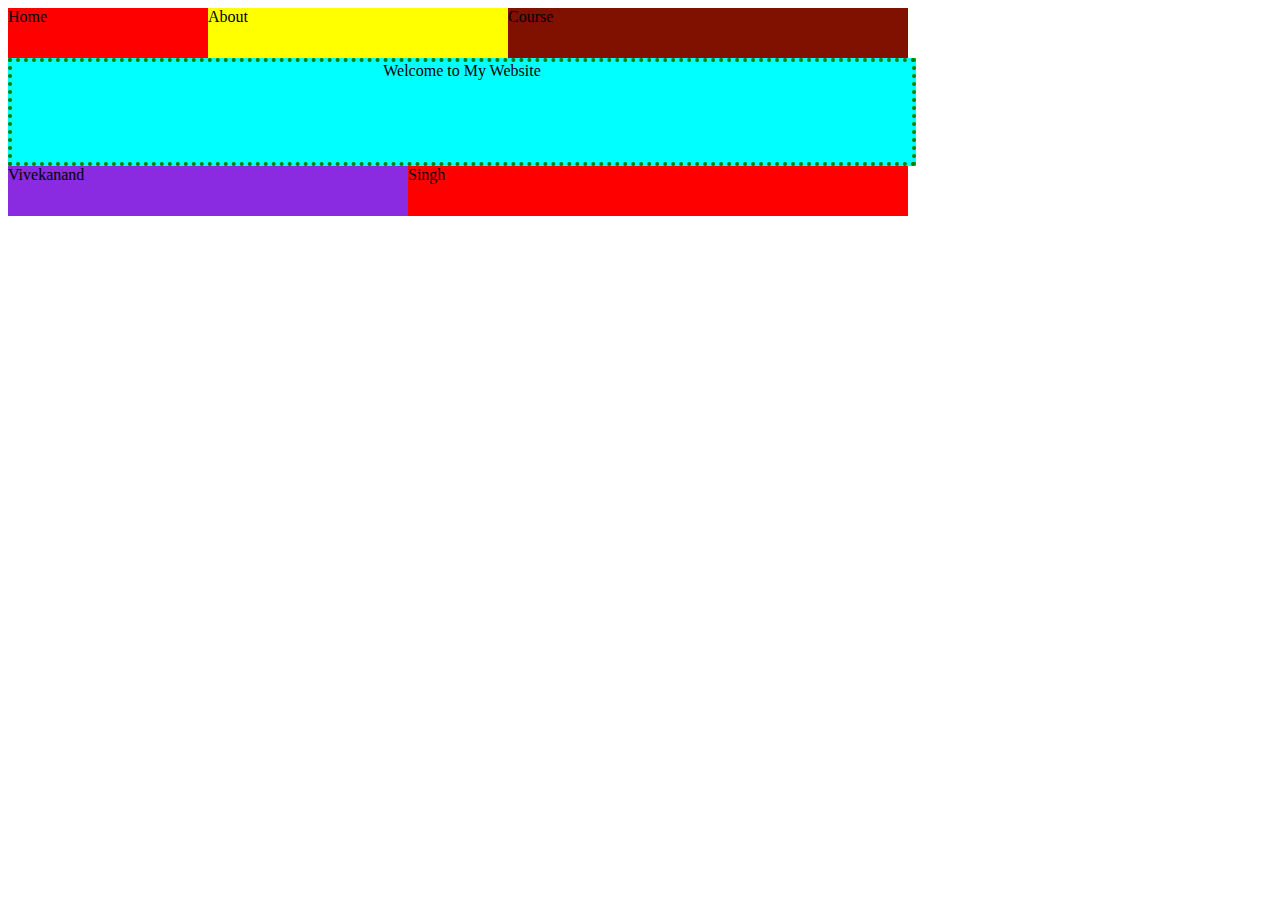
<file: index.html>
<!DOCTYPE html>
<html lang="en">

<head>
    <meta charset="UTF-8">
    <meta name="viewport" content="width=device-width, initial-scale=1.0">
    <title>Document</title>
    <link rel="stylesheet" href="style.css">
</head>

<body>
    <div class="main">
        <div class="row1">
            <div class="row1col1">Home</div>
            <div class="row1col2">About</div>
            <div class="row1col3">Course</div>
        </div>

        <div class="row2">
            Welcome to My Website
        </div>

        <div class="row3">
            <div class="row3col1">Vivekanand</div>
            <div class="row3col2">Singh</div>
        </div>
    </div>

</body>

</html>
</file>
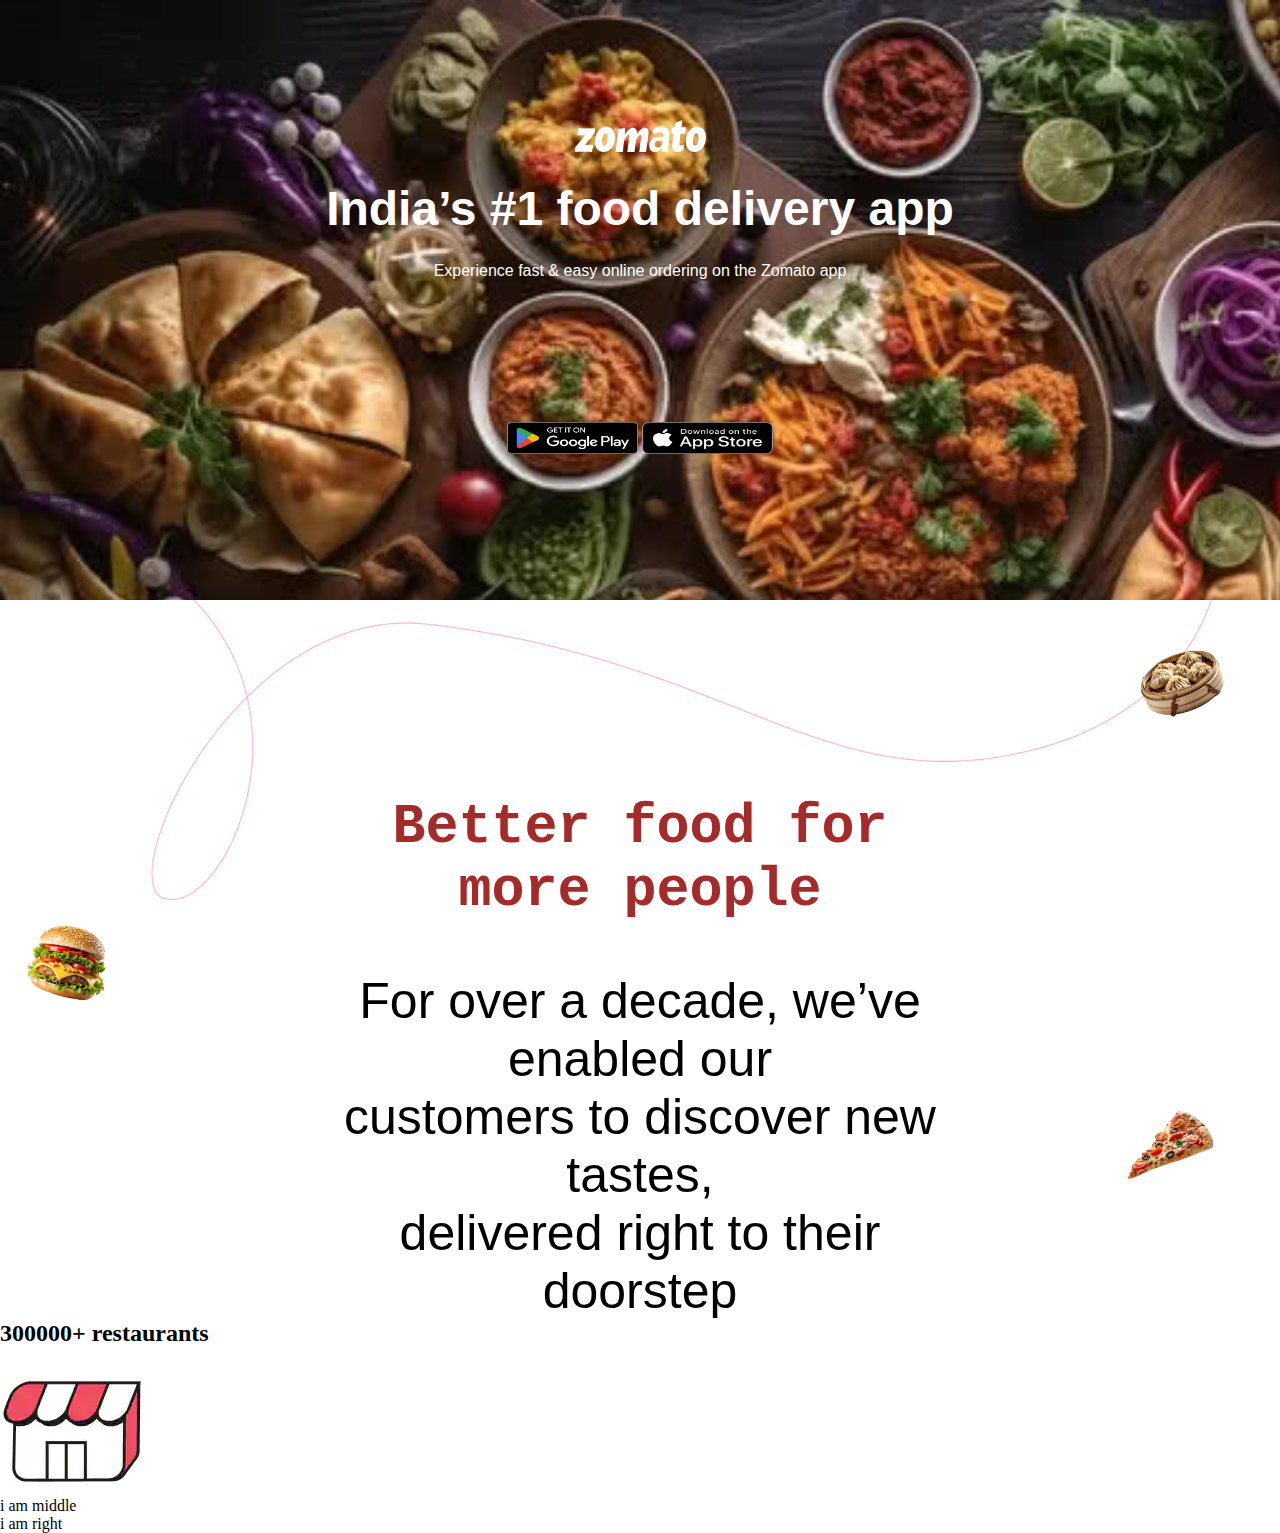
<file: ZOMATO-CLONE/index.html>
<!DOCTYPE html>
<html lang="en">

<head>
    <meta charset="UTF-8">
    <meta name="viewport" content="width=device-width, initial-scale=1.0">
    <title>ZOMATO</title>
    <link rel="stylesheet" href="style.css">
</head>

<body>
    <header>
        <nav>

        </nav>
    </header>
    <main>
        <section>
            <div class="main" align="center">
                <div class="hero">
                    <img src="/ZOMATO-CLONE/images/zomato-logo.avif" alt="zomato-logo">
                    <div class="hero-text">
                        <h1>India’s #1 food delivery app</h1>
                        <p>Experience fast & easy online ordering on the Zomato app</p>
                    </div>
                    <div class="install-icons">
                        <img src="/ZOMATO-CLONE/images/get it on google play.avif" alt="play-store-download">
                        <img src="/ZOMATO-CLONE/images/download-on-the-app-store.avif" alt="app-store-download">
                    </div>
                </div>
            </div>

            <div class="promotional-main">
                <div class="promotional-left">
                    <img src="/ZOMATO-CLONE/images/burger.avif">
                </div>
                <div class="promotional-middle" align="center">
                    <h2>Better food for<br>more people</h2>
                    <p>For over a decade, we’ve enabled our<br>customers to discover new tastes,<br>delivered right to
                        their doorstep</p>
                </div>
                <div class="promotional-right">
                    <img src="/ZOMATO-CLONE/images/momos.avif" alt="momos" id="momos">
                    <img src="/ZOMATO-CLONE/images/pizza.avif" alt="pizza" id="pizza">
                </div>
            </div>

            <div class="stats-main">
                <div class="stats-container">
                    <div class="stats-left">
                        <div class="stats-left-text">
                            <h2>300000+ restaurants</h2>
                        </div>
                        <div class="stats-left-img">
                            <img src="/ZOMATO-CLONE/images/restaurants.webp" alt="restaurants">
                        </div>
                    </div>
                    <div class="stats-middle">
                        i am middle
                    </div>
                    <div class="stats-right">
                        i am right
                    </div>
                </div>
            </div>
        </section>
        <aside>

        </aside>
    </main>

    <footer></footer>
</body>

</html>
</file>
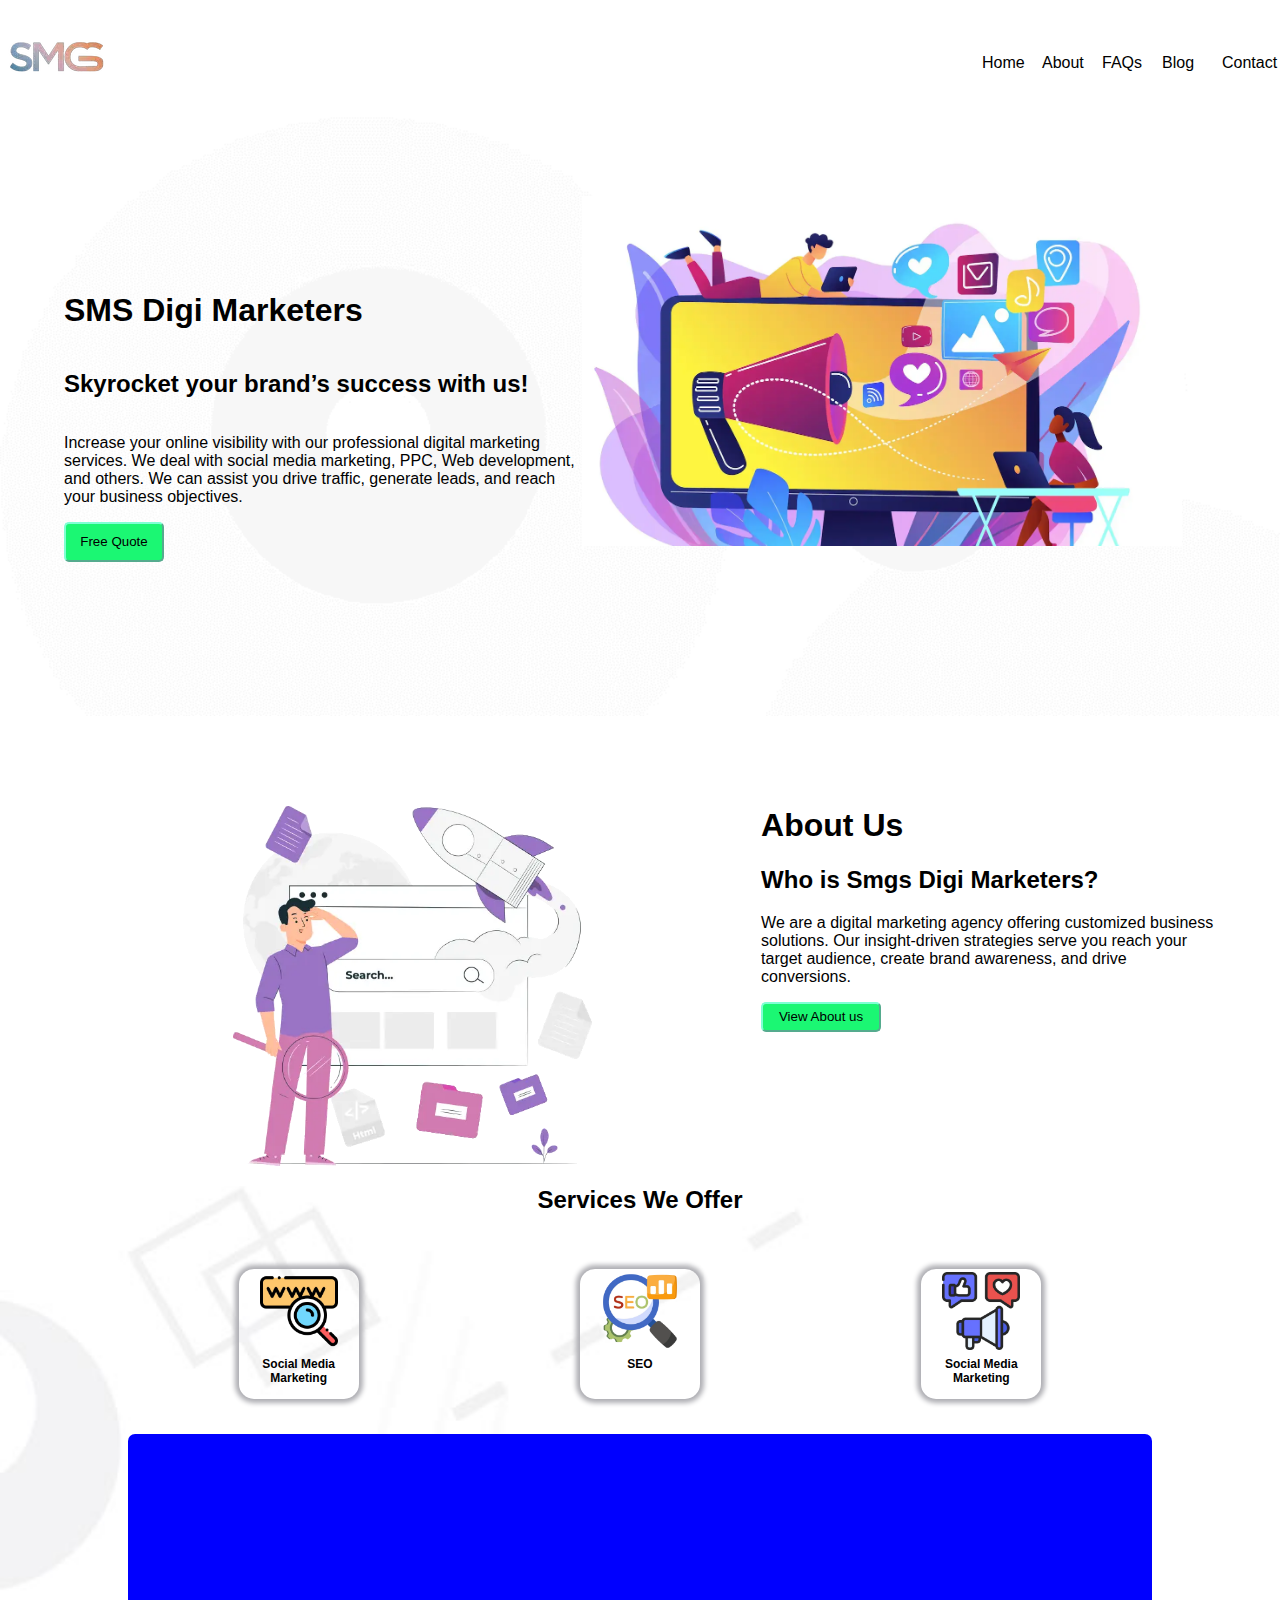
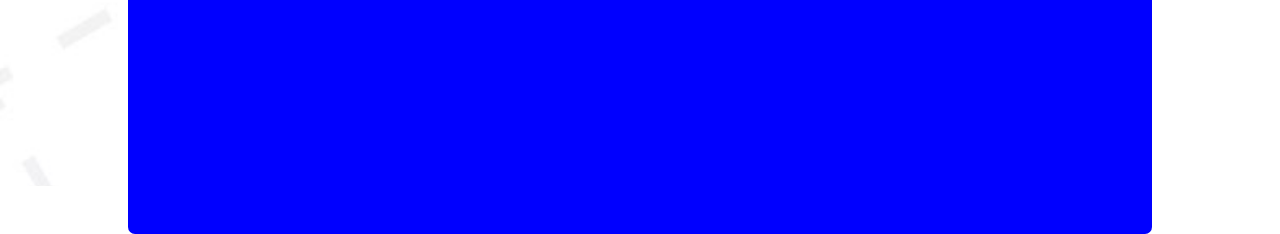
<file: digital-marketing-website/home.html>
<!DOCTYPE html>
<html lang="en">

<head>
    <meta charset="UTF-8">
    <meta name="viewport" content="width=device-width, initial-scale=1.0">
    <title>Home ! SMS Digi Marketers</title>
    <link rel="stylesheet" href="style.css">
</head>

<body>
    <header>
        <nav>
            <div class="nav-main">
                <div class="nav-container">
                    <div class="nav-logo">
                        <img src="/digital-marketing-website/images/images.webp" alt="">
                    </div>
                    <div class="nav-menu">
                        <div class="nav-menu-item">
                            <a href="#home">Home</a>
                        </div>
                        <div class="nav-menu-item">
                            <a href="#about">About</a>
                        </div>
                        <div class="nav-menu-item">
                            <a href="#faqs">FAQs</a>
                        </div>
                        <div class="nav-menu-item">
                            <a href="#blog">Blog</a>
                        </div>
                        <div class="nav-menu-item">
                            <a href="#contact">Contact</a>
                        </div>
                    </div>
                </div>
            </div>
        </nav>
    </header>

    <main>
        <section>
            <div class="hero-container">
                <div class="hero-content">
                    <div class="hero-left-content">
                        <h1>SMS Digi Marketers</h1>
                        <h2>Skyrocket your brand’s success with us!</h2>
                        <p>Increase your online visibility with our professional digital marketing services. We deal
                            with social media marketing, PPC, Web development, and others. We can assist you drive
                            traffic, generate leads, and reach your business objectives.</p>
                        <button>Free Quote</button>
                    </div>
                    <div class="hero-right-content">
                        <img src="/digital-marketing-website/images/images (1).webp" alt="image1">
                    </div>
                </div>
            </div>



            <!-- about us section -->
            <div class="about-us-container">
                <div class="about-us-content">
                    <div class="about-us-left-content">
                        <img src="/digital-marketing-website/images/images (2).webp" alt="image2">
                    </div>
                    <div class="about-us-right-content">
                        <h1>About Us</h1>
                        <h2>Who is Smgs Digi Marketers?</h2>
                        <p>We are a digital marketing agency offering customized business solutions. Our insight-driven
                            strategies serve you reach your target audience, create brand awareness, and drive
                            conversions.</p>
                        <button>View About us</button>
                    </div>
                </div>
            </div>

            <!-- services we offer  -->
            <div class="services-container">
                <h2>Services We Offer</h2>
                <div class="services-header">
                    <div class="services-header-items">
                        <img src="/digital-marketing-website/images/images (3).webp" alt="image3">
                        <h4>Social Media Marketing</h4>
                    </div>
                    <div class="services-header-items">
                        <img src="/digital-marketing-website/images/images (4).webp" alt="image4">
                        <h4>SEO</h4>
                    </div>
                    <div class="services-header-items">
                        <img src="/digital-marketing-website/images/images (5).webp" alt="image5">
                        <h4>Social Media Marketing</h4>
                    </div>
                </div>

                <div class="services-body">

                </div>
            </div>
        </section>

        <aside></aside>
    </main>

    <footer>

    </footer>
</body>

</html>
</file>
<file: style.css>
.main {
    width: 900px;
    height: 200px;
    background-color: green;
}

.row1 {
    width: 900px;
    height: 50px;
    background-color: blue;
}

.row1col1 {
    width: 200px;
    height: 50px;
    background-color: red;
    float: left;
}

.row1col2 {
    width: 300px;
    height: 50px;
    background-color: yellow;
    float: left;
}

.row1col3 {
    width: 400px;
    height: 50px;
    background-color: rgb(128, 17, 0);
    float: left;
}

.row2 {
    width: 900px;
    height: 100px;
    background-color: cyan;
    text-align: center;
    border: 4px dotted green;
}

.row3 {
    width: 900px;
    height: 50px;
    background-color: black;
}

.row3col1 {
    width: 400px;
    height: 50px;
    background-color: blueviolet;
    float: left;
}

.row3col2 {
    width: 500px;
    height: 50px;
    background-color: red;
    float: left;
}
</file>
<file: ZOMATO-CLONE/style.css>
body {
    margin: 0px;
}

.main {
    width: 100%;
    height: 100%;
    margin: 0px;
}

.hero {
    width: 100%;
    height: 600px;
    background-color: green;
    font-family: 'Segoe UI', Tahoma, Geneva, Verdana, sans-serif;
    align-items: center;
    line-height: 30px;
    background-image: url('/ZOMATO-CLONE/images/foods.jpg');
    background-size: cover;
    background-attachment: fixed;

    img {
        width: 131px;
        height: 32px;
        padding-top: 120px;
    }

    h1 {
        color: white;
        font-weight: bold;
        font-size: 48px;
    }

    p {
        color: white;
    }

    .install-icons {
        width: 320px;
    }
}

.promotional-main {
    background-image: url('/ZOMATO-CLONE/images/bg-drop.avif');
    background-size: contain;
    background-attachment: fixed;

    width: 100%;
    height: 700px;
    align-items: center;
}

.promotional-left {
    width: 26%;
    height: 100%;
    float: left;

    img {
        width: 105px;
        height: 105px;
        padding-top: 310px;
        padding-left: 17px;

    }
}

.promotional-middle {
    width: 48%;
    height: 100%;
    float: left;
}

.promotional-middle h2 {
    font-size: 55px;
    font-family: 'Courier New', Courier, monospace;
    font-weight: bold;
    color: brown;
    padding-top: 150px;
}

.promotional-middle p {
    font-size: 50px;
    font-family: 'Gill Sans', 'Gill Sans MT', Calibri, 'Trebuchet MS', sans-serif;
}


.promotional-right {
    width: 26%;
    height: 100%;
    float: left;

    img {
        width: 105px;
        height: 105px;
    }

    img#momos {
        padding-top: 29px;
        padding-left: 15px;
        margin-left: 50%;
        margin-right: 50%;
    }

    img#pizza {
        padding-top: 350px;
        padding-left: 0px;
        margin-left: 50%;
        margin-right: 50%;
    }

}
</file>
<file: digital-marketing-website/style.css>
body {
    margin: 0;
    padding: 0;
    font-family: 'Gill Sans', 'Gill Sans MT', Calibri, 'Trebuchet MS', sans-serif
}

.nav-main {
    width: 100%;
    height: 112px;
    padding: 2px;
    box-shadow: 0px 4px 4px 0px rgb(197, 197, 204);
}

.nav-container {
    width: 100%;
    margin: auto;
    height: 110px;
    background-color: white;
    display: flex;
    justify-content: space-between;
    align-items: center;
}

.nav-logo {
    img {
        margin: 30px 5px;
    }

}

.nav-menu {
    display: flex;
    align-items: center;
    width: max-content;
}

.nav-menu-item {
    width: 50px;
    height: 50px;
    margin-top: 43px;
    margin-right: 10px;


    a {
        text-decoration: none;
        color: black;
    }
}

.hero-container {
    width: 100%;
    height: 600px;
    background-image: url('/digital-marketing-website/images/slider-right-dec.webp');
    background-size: cover;
    background-repeat: no-repeat;
    display: flex;
    justify-content: center;
    align-items: center;
}

.hero-content {
    width: 90%;
    height: 90%;
    display: flex;
    justify-content: space-around;
}

.hero-left-content {
    width: 45%;
    height: 100%;
    display: flex;
    flex-direction: column;
    justify-content: center;

    button {
        width: 100px;
        height: 40px;
        background-color: rgba(5, 246, 102, 0.915);
        color: rgb(0, 0, 0);
        border-radius: 5px;
        border-color: aquamarine;
    }
}

.hero-right-content {
    width: 55%;
    height: 100%;

    img {
        width: 800px;
        height: 400px;
        object-fit: contain;
        object-position: 0px 50px;
    }
}

.about-us-container {
    width: 100%;
    height: 400px;
    display: flex;
    justify-content: center;
    align-items: center;
    padding-top: 50px;
}

.about-us-content {
    width: 90%;
    height: 90%;
    display: flex;
    justify-content: space-around;
}

.about-us-left-content {
    width: 65%;
    height: 100%;
    margin: 20px 20px;

    img {
        width: 100%;
        height: 100%;
        object-fit: contain;

    }
}

.about-us-right-content {
    width: 45%;
    height: 100%;

    button {
        width: 120px;
        height: 30px;
        background-color: rgba(5, 246, 102, 0.915);
        color: rgb(0, 0, 0);
        border-radius: 5px;
        border-color: aquamarine;
    }
}

.services-container {
    width: 100%;
    height: 600px;
    background: url('/digital-marketing-website/images/services-left-dec.jpg');
    background-size: cover;
    background-repeat: no-repeat;
    text-align: center;
}

.services-header {
    width: 80%;
    height: 200px;
    text-align: center;
    display: flex;
    margin: auto;
}

.services-header-items {
    width: 120px;
    height: 130px;
    margin: auto;
    box-shadow: 0px 0px 5px 4px rgb(174, 174, 179);
    border-radius: 15px;

    img {
        width: 65%;
        height: 65%;
        object-fit: contain;
    }

    h4 {
        text-align: center;
        font-size: 12px;
        margin: 0px;
    }
}

.services-body {
    width: 80%;
    height: 400px;
    margin: auto;
    background-color: blue;
    border-radius: 7px;
}
</file>
